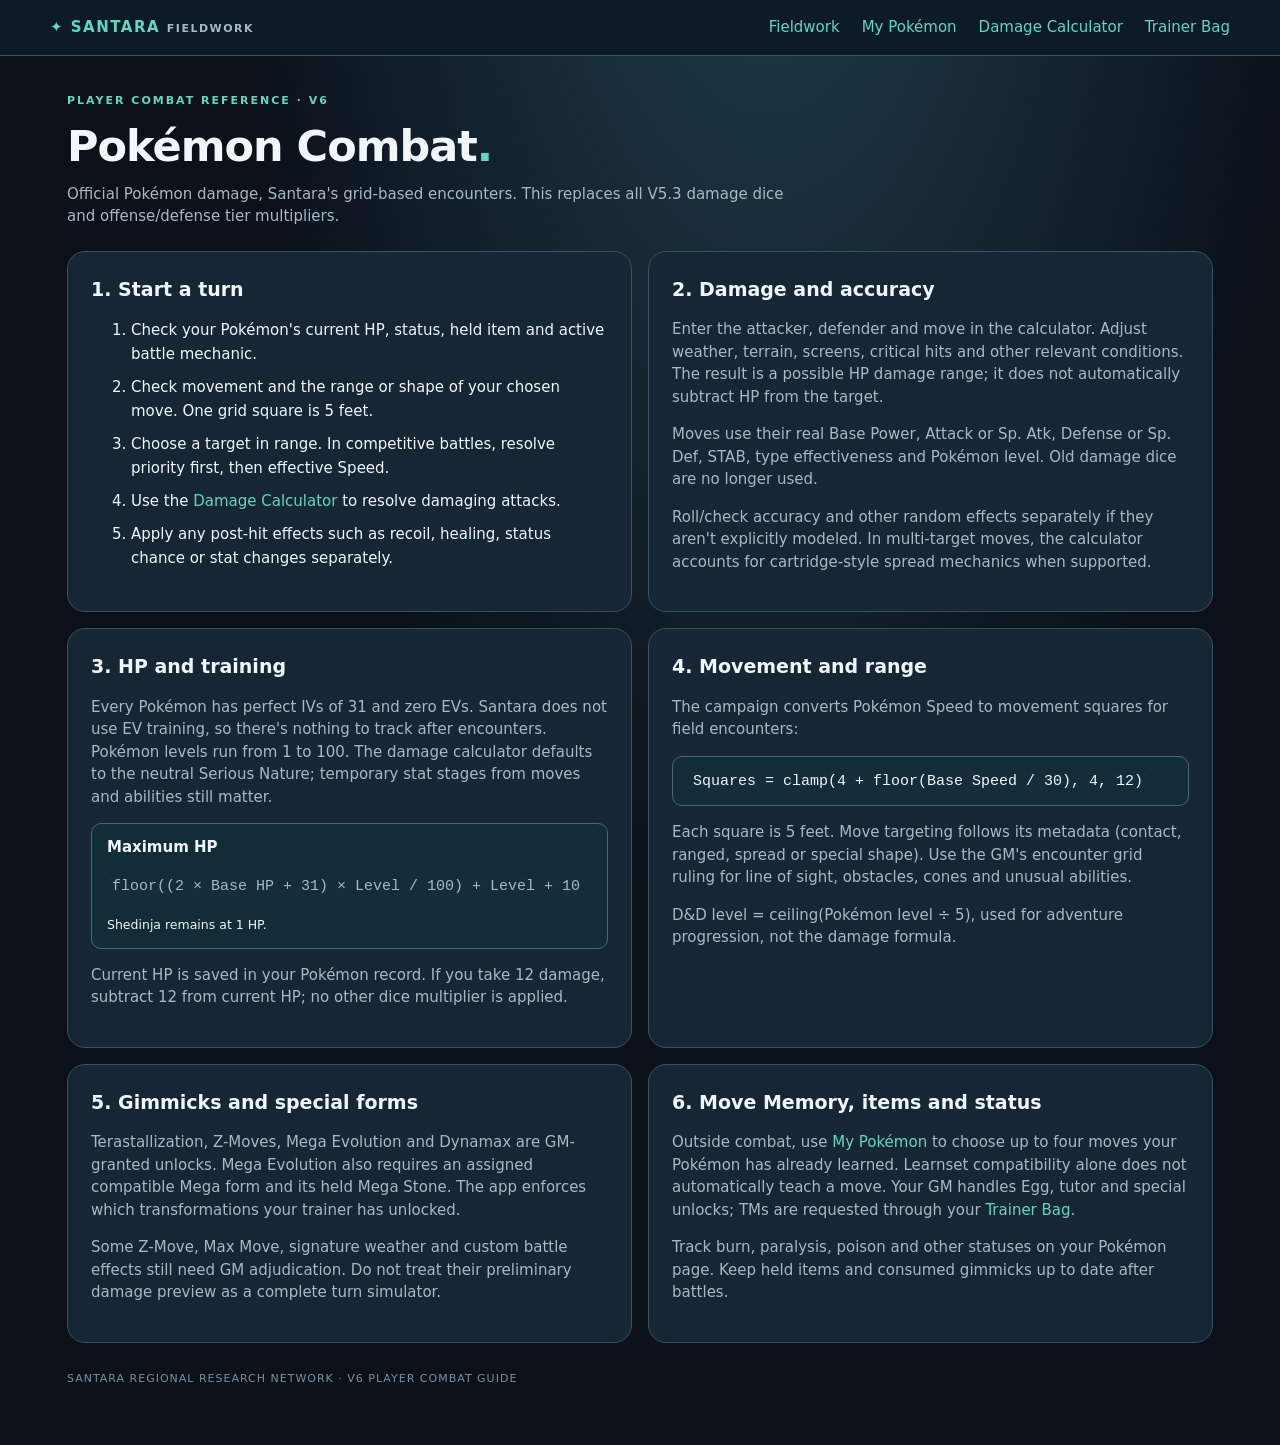
<file: combat-guide.html>
<!doctype html>
<html lang="en">
<head>
<meta charset="utf-8"><meta name="viewport" content="width=device-width,initial-scale=1">
<meta name="theme-color" content="#0b1019">
<title>V6 Combat Guide · Santara Fieldwork</title>
<link rel="stylesheet" href="./pokemon-party.css">
<style>
.combat-layout{display:grid;grid-template-columns:repeat(2,minmax(0,1fr));gap:16px;margin:18px 0}
.combat-layout .panel{margin:0}
.combat-layout h2{font-size:19px;margin:0 0 12px}
.combat-layout li{margin:9px 0;line-height:1.6}
.combat-layout code{background:#142d3b;border-radius:4px;padding:2px 5px}
.combat-formula{padding:12px 15px;background:#122d37;border:1px solid #456776;border-radius:10px;overflow-wrap:anywhere}
@media(max-width:790px){.combat-layout{grid-template-columns:1fr}}
</style>
</head>
<body>
<header class="bar"><a class="brand" href="./index.html">✦ SANTARA <span>FIELDWORK</span></a><nav><a href="./index.html">Fieldwork</a><a href="./pokemon-party.html">My Pokémon</a><a href="./damage-calculator.html">Damage Calculator</a><a href="./inventory.html">Trainer Bag</a></nav></header>
<main class="shell">
<section class="hero"><div><span class="eyebrow">PLAYER COMBAT REFERENCE · V6</span><h1>Pokémon Combat<span class="accent">.</span></h1><p>Official Pokémon damage, Santara's grid-based encounters. This replaces all V5.3 damage dice and offense/defense tier multipliers.</p></div></section>
<div class="combat-layout">
<section class="panel"><h2>1. Start a turn</h2><ol><li>Check your Pokémon's current HP, status, held item and active battle mechanic.</li><li>Check movement and the range or shape of your chosen move. One grid square is 5 feet.</li><li>Choose a target in range. In competitive battles, resolve priority first, then effective Speed.</li><li>Use the <a href="./damage-calculator.html">Damage Calculator</a> to resolve damaging attacks.</li><li>Apply any post-hit effects such as recoil, healing, status chance or stat changes separately.</li></ol></section>
<section class="panel"><h2>2. Damage and accuracy</h2><p>Enter the attacker, defender and move in the calculator. Adjust weather, terrain, screens, critical hits and other relevant conditions. The result is a possible HP damage range; it does not automatically subtract HP from the target.</p><p>Moves use their real Base Power, Attack or Sp. Atk, Defense or Sp. Def, STAB, type effectiveness and Pokémon level. Old damage dice are no longer used.</p><p>Roll/check accuracy and other random effects separately if they aren't explicitly modeled. In multi-target moves, the calculator accounts for cartridge-style spread mechanics when supported.</p></section>
<section class="panel"><h2>3. HP and training</h2><p>Every Pokémon has perfect IVs of 31 and zero EVs. Santara does not use EV training, so there's nothing to track after encounters. Pokémon levels run from 1 to 100. The damage calculator defaults to the neutral Serious Nature; temporary stat stages from moves and abilities still matter.</p><div class="combat-formula"><b>Maximum HP</b><p><code>floor((2 × Base HP + 31) × Level / 100) + Level + 10</code></p><small>Shedinja remains at 1 HP.</small></div><p>Current HP is saved in your Pokémon record. If you take 12 damage, subtract 12 from current HP; no other dice multiplier is applied.</p></section>
<section class="panel"><h2>4. Movement and range</h2><p>The campaign converts Pokémon Speed to movement squares for field encounters:</p><div class="combat-formula"><code>Squares = clamp(4 + floor(Base Speed / 30), 4, 12)</code></div><p>Each square is 5 feet. Move targeting follows its metadata (contact, ranged, spread or special shape). Use the GM's encounter grid ruling for line of sight, obstacles, cones and unusual abilities.</p><p>D&amp;D level = ceiling(Pokémon level ÷ 5), used for adventure progression, not the damage formula.</p></section>
<section class="panel"><h2>5. Gimmicks and special forms</h2><p>Terastallization, Z-Moves, Mega Evolution and Dynamax are GM-granted unlocks. Mega Evolution also requires an assigned compatible Mega form and its held Mega Stone. The app enforces which transformations your trainer has unlocked.</p><p>Some Z-Move, Max Move, signature weather and custom battle effects still need GM adjudication. Do not treat their preliminary damage preview as a complete turn simulator.</p></section>
<section class="panel"><h2>6. Move Memory, items and status</h2><p>Outside combat, use <a href="./pokemon-party.html">My Pokémon</a> to choose up to four moves your Pokémon has already learned. Learnset compatibility alone does not automatically teach a move. Your GM handles Egg, tutor and special unlocks; TMs are requested through your <a href="./inventory.html">Trainer Bag</a>.</p><p>Track burn, paralysis, poison and other statuses on your Pokémon page. Keep held items and consumed gimmicks up to date after battles.</p></section>
</div>
<footer>SANTARA REGIONAL RESEARCH NETWORK · V6 PLAYER COMBAT GUIDE</footer>
</main>
</body></html>
</file>
<file: pokemon-party.css>
:root{color-scheme:dark;--bg:#0b1019;--panel:#172635;--panel2:#1d3040;--edge:#365264;--text:#f0f6f9;--muted:#a6b9c4;--teal:#61d8bd;--gold:#f3ca81}
*{box-sizing:border-box}body{margin:0;background:radial-gradient(ellipse at 60% -20%,#214351 0%,transparent 50%),var(--bg);color:var(--text);font:15px/1.5 system-ui,-apple-system,"Segoe UI",sans-serif;min-height:100vh}button,input,select,textarea{font:inherit}button{cursor:pointer}button:disabled{opacity:.48;cursor:not-allowed}a{color:var(--teal);text-decoration:none}.bar{border-bottom:1px solid var(--edge);background:#0d1a27;padding:16px max(24px,calc((100vw - 1180px)/2));display:flex;justify-content:space-between;align-items:center;gap:20px}.brand{font-weight:850;letter-spacing:1.5px}.brand span{color:var(--muted);font-size:11px}.bar nav{display:flex;gap:22px}.shell{max-width:1190px;padding:32px 22px;margin:auto}.hero{display:flex;justify-content:space-between;gap:15px;align-items:center;margin-bottom:23px}.hero h1{font-size:clamp(30px,4vw,43px);letter-spacing:-1px;margin:4px 0}.hero p{color:var(--muted);margin:0;max-width:720px}.eyebrow{font-size:11px;font-weight:750;letter-spacing:2px;color:var(--teal)}.accent{color:var(--teal)}.chip,.tag{font-size:12px;padding:6px 11px;border:1px solid #517785;border-radius:999px;color:#c4e8e2;background:#183440}.chip{white-space:nowrap}.panel{background:var(--panel);border:1px solid var(--edge);border-radius:18px;padding:23px;margin-bottom:18px}.panel h2,.panel h3{margin:0 0 12px}.panel p{color:var(--muted)}.toolbar{display:flex;justify-content:space-between;align-items:center;gap:10px;margin-bottom:16px;flex-wrap:wrap}.toolbar h2{margin:0}.tabs{display:flex;gap:9px;flex-wrap:wrap}.btn{border:1px solid #4b7783;background:#23414b;color:var(--text);padding:9px 14px;border-radius:10px;font-weight:700}.btn:hover{border-color:var(--teal)}.btn.primary{color:#062821;background:var(--teal);border-color:var(--teal)}.btn.danger{color:#ffc4c2;border-color:#8b5a5a}.btn.small{padding:6px 10px;font-size:12px}.poke-grid{display:grid;grid-template-columns:repeat(3,minmax(0,1fr));gap:13px}.poke-card{border:1px solid #345467;background:linear-gradient(155deg,#1e3746,#132535);border-radius:16px;padding:16px;text-align:left;width:100%;color:var(--text);display:flex;gap:12px;align-items:center;min-width:0}.poke-card:hover{border-color:var(--teal)}.poke-art{width:96px;height:96px;object-fit:contain;flex-shrink:0}.poke-card .name{font-weight:800;font-size:17px}.poke-card .sub{font-size:12px;color:var(--muted)}.poke-info{flex:1;min-width:0}.hpbar{height:8px;border-radius:99px;background:#35485a;overflow:hidden;margin:9px 0 3px}.hpbar i{display:block;height:100%;background:#61ce96;border-radius:99px}.hpbar.low i{background:#e69d65}.hpbar.critical i{background:#de7878}.empty{border:1px dashed #4b6671;background:#132431;border-radius:15px;padding:31px;text-align:center;color:var(--muted)}.columns{display:grid;grid-template-columns:1fr 1fr;gap:17px}.stats-grid{display:grid;grid-template-columns:repeat(3,1fr);gap:10px}.stat{border:1px solid #3b5765;background:#102431;padding:14px;border-radius:12px}.stat b{display:block;font-size:24px}.stat small{color:var(--muted);font-size:11px}.detail-head{display:flex;gap:19px;align-items:center}.detail-head img{width:150px;height:150px;object-fit:contain}.detail-head h2{font-size:28px;margin:0}.detail-head p{margin:5px 0}.form-grid{display:grid;grid-template-columns:repeat(2,minmax(0,1fr));gap:13px}.field{display:flex;flex-direction:column;gap:5px;font-size:12px;color:var(--muted);font-weight:700}.field.full{grid-column:1/-1}input,select,textarea{background:#0d1d2c;color:white;padding:10px 12px;border:1px solid #416073;border-radius:10px;width:100%;min-width:0}textarea{resize:vertical;min-height:75px}.hint{font-size:12px;color:var(--muted)}.actions{display:flex;gap:9px;align-items:center;flex-wrap:wrap;margin-top:14px}.move-list{display:grid;grid-template-columns:1fr 1fr;gap:8px}.move{background:#233a48;border:1px solid #3e5867;border-radius:10px;padding:10px}.flag{font-size:12px;color:var(--gold)}#feedback{min-height:23px;color:var(--gold)}footer{margin:28px 0;color:#7493a2;font-size:11px;letter-spacing:1px}.hidden{display:none!important}@media(max-width:880px){.poke-grid{grid-template-columns:repeat(2,1fr)}.columns{grid-template-columns:1fr}}@media(max-width:620px){.bar,.hero{flex-direction:column;align-items:flex-start}.bar nav{flex-wrap:wrap}.poke-grid{grid-template-columns:1fr}.shell{padding:20px 13px}.panel{padding:16px}.detail-head img{width:110px;height:110px}.stats-grid{grid-template-columns:repeat(2,1fr)}.form-grid{grid-template-columns:1fr}.field.full{grid-column:auto}}

/* Requests and stat-import previews */
.entry{background:#112534;border:1px solid #36566a;border-radius:12px;padding:13px;margin:10px 0;overflow-wrap:anywhere}
.entry .hint{margin:7px 0}
#request-form .stats-grid{margin-top:7px}
#request-form .actions{grid-column:1/-1}
@media(max-width:620px){#request-form .actions{grid-column:auto}}

/* Independently searchable move slots and reusable custom definitions */
.move-fields{display:grid;grid-template-columns:repeat(2,minmax(0,1fr));gap:12px;margin:9px 0 14px}
.move-fields .field{min-width:0}
.move-fields input{width:100%}
.move p.hint{margin:7px 0 0;line-height:1.5}
@media(max-width:620px){.move-fields{grid-template-columns:1fr}}

/* Trainer progression switches and battle transformation controls */
.gimmick-grid{display:grid;grid-template-columns:repeat(2,minmax(0,1fr));gap:12px;margin:12px 0 18px}
.gimmick-tile{display:flex;flex-direction:column;gap:10px;background:#102835;border:1px solid #3e6373;border-radius:12px;padding:14px;min-width:0}
label.gimmick-tile{flex-direction:row;align-items:flex-start}
.gimmick-tile input[type=checkbox]{width:auto;min-width:18px;min-height:18px;margin-top:4px;accent-color:#5bdbbd}
.gimmick-tile small{display:block;color:#b7c5cf;font-size:12px;margin-top:5px}
.gimmick-tile .actions{margin-top:auto}.gimmick-tile button{align-self:flex-start}
.mega-entry{display:flex;align-items:center;flex-wrap:wrap;gap:10px;border:1px solid #3c5969;border-radius:10px;padding:11px;margin:9px 0}
.mega-entry .btn{margin-left:auto}.gimmick-tile .field{width:100%}
@media(max-width:720px){.gimmick-grid{grid-template-columns:1fr}}

/* V5.3 GM editor progression preview */
#v53-level-preview{grid-column:1/-1;border-left:3px solid var(--teal);padding:9px 13px;background:#15313a;border-radius:8px;margin:0}

/* V5.3 grid combat: readable move classes and custom move trait selection. */
.move-classifications{display:flex;flex-wrap:wrap;align-items:center;gap:6px;margin:8px 0}
.move-class{font-size:11px;font-weight:700;line-height:1.4;letter-spacing:.02em;color:#c7e9e4;background:#173540;border:1px solid #39616c;border-radius:7px;padding:4px 7px}
.trait-choices{display:grid;grid-template-columns:repeat(auto-fit,minmax(140px,1fr));gap:8px;padding:11px;border:1px solid #345467;background:#0d2030;border-radius:12px}
.trait-choices label{display:flex;gap:7px;align-items:center;color:var(--text);font-size:13px;font-weight:500}
.trait-choices input{margin:0;width:17px;height:17px}

/* Player Move Memory + GM move permissions */
.memory-move-list{display:flex;flex-direction:column;gap:8px;margin:12px 0 20px}
.memory-move-row{display:flex;align-items:center;justify-content:space-between;gap:12px;flex-wrap:wrap;border:1px solid #385766;border-radius:11px;padding:10px 12px;background:#112937}
.memory-move-row b{font-size:14px}
.memory-move-row .hint{font-weight:500;font-size:12px}
.memory-gm-panel{background:#112e39;border:1px solid #39707a;border-radius:14px;padding:16px;margin-top:20px}
.memory-gm-panel h3{margin-bottom:8px}
#memory-slots-form{margin:16px 0 24px}
#memory-slots-form .actions,.memory-gm-panel .actions{grid-column:1/-1;display:flex;flex-wrap:wrap;gap:8px}
@media(max-width:650px){.memory-move-row{align-items:flex-start}}

.memory-locked-list{display:flex;flex-wrap:wrap;gap:7px;margin-bottom:20px}
.memory-locked-item{display:flex;flex-direction:column;gap:2px;padding:7px 10px;color:var(--text);background:#172b38;border:1px dashed #466273;border-radius:9px;font-size:12px}
.memory-locked-item small{color:var(--muted);font-size:10px}


/* Gigantamax artwork reference in the Pokémon customization editor.
   Preview-only: expanding the image never changes battle gimmicks or Firestore. */
.gmax-customization-preview{min-width:0}
.gmax-artwork{overflow:hidden;border:1px solid #715a79;border-radius:15px;background:linear-gradient(120deg,#251d39,#192d3c 75%);color:var(--text)}
.gmax-artwork summary{list-style:none;display:flex;align-items:center;gap:13px;min-height:90px;padding:10px 13px;cursor:pointer}
.gmax-artwork summary::-webkit-details-marker{display:none}
.gmax-artwork summary:focus-visible{outline:2px solid var(--teal);outline-offset:-3px}
.gmax-artwork summary:hover{background:#ffffff08}
.gmax-artwork-thumbnail{display:grid;place-items:center;flex:none;width:74px;height:74px;border:1px solid #785b79;border-radius:12px;background:#1a2535;overflow:hidden}
.gmax-artwork-thumbnail img{display:block;width:100%;height:100%;object-fit:contain}
.gmax-artwork-heading{display:flex;flex-direction:column;gap:3px;min-width:0}
.gmax-artwork-heading b{font-size:14px;color:#ffe3f2}
.gmax-artwork-heading small{font-size:12px;color:#b8c8d4;font-weight:500;line-height:1.4}
.gmax-artwork-expand{font-size:23px;line-height:1;margin-left:auto;color:#ddb4d9;transition:transform .16s ease}
.gmax-artwork[open] .gmax-artwork-expand{transform:rotate(180deg)}
.gmax-artwork-comparison{display:grid;grid-template-columns:repeat(2,minmax(0,1fr));gap:12px;padding:0 13px 12px}
.gmax-artwork-comparison figure{margin:0;min-width:0;border:1px solid #496072;border-radius:12px;background:#102331;overflow:hidden}
.gmax-artwork-canvas{display:grid;place-items:center;height:210px;padding:10px;background:radial-gradient(circle at 50% 55%,#2e4354,#102331 70%)}
.gmax-artwork-canvas img,.gmax-artwork-canvas .poke-art{display:block;width:100%;height:100%;object-fit:contain}
.gmax-artwork-comparison figcaption{padding:9px 8px;text-align:center;font-size:12px;font-weight:700;color:#d9e8f1}
.gmax-artwork p.hint{padding:0 15px 12px;margin:0;font-weight:500}
@media(max-width:620px){
 .gmax-artwork summary{gap:9px;padding:9px}
 .gmax-artwork-thumbnail{width:58px;height:58px}
 .gmax-artwork-heading b{font-size:12px}
 .gmax-artwork-heading small{font-size:11px}
 .gmax-artwork-comparison{gap:8px;padding:0 9px 10px}
 .gmax-artwork-canvas{height:150px;padding:6px}
 .gmax-artwork-comparison figcaption{font-size:11px}
}


/* Trainer-owned Pokémon leveling, independent of cosmetic customization. */
.pokemon-level-form{display:grid;grid-template-columns:minmax(150px,230px) minmax(180px,1fr) auto;
 align-items:end;gap:12px;padding:15px;margin:0 0 19px;border-radius:12px;
 background:#102b35;border:1px solid #3a7670}
.pokemon-level-form .field{min-width:0}
.pokemon-level-preview{margin:0;align-self:center;line-height:1.55;color:#c4f2e4}
.pokemon-level-form .btn{white-space:nowrap;align-self:end}
.pokemon-level-help{grid-column:1/-1;margin:0;line-height:1.45}
@media(max-width:800px){
 .pokemon-level-form{grid-template-columns:repeat(2,minmax(0,1fr))}
 .pokemon-level-preview{grid-column:1/-1;grid-row:2}
 .pokemon-level-form .btn{justify-self:start}
}
@media(max-width:480px){
 .pokemon-level-form{grid-template-columns:1fr}
 .pokemon-level-preview{grid-column:auto;grid-row:auto}
 .pokemon-level-form .btn{width:100%}
}


/* Shared Trainer Training Points, per-Pokémon Champions-style Stat Points. */
.training-overview{display:flex;justify-content:space-between;align-items:center;gap:16px;flex-wrap:wrap}
.training-overview>div{flex:1;min-width:220px}
.training-overview .eyebrow{display:block;margin-bottom:7px}
.training-overview h3{margin:0 0 6px}
.training-overview .hint{margin:6px 0;line-height:1.5}
.training-award-form{display:flex;align-items:flex-end;gap:9px;flex-wrap:wrap}
.training-award-form .field{width:118px}
.training-award-form button{white-space:nowrap}
.stat-points-section{margin:20px 0 4px;padding:15px;background:#122b36;border:1px solid #3d736c;border-radius:12px}
.stat-points-heading{display:flex;justify-content:space-between;align-items:center;gap:12px;flex-wrap:wrap}
.stat-points-heading h4{margin:0;font-size:17px}
.stat-points-section>.hint{margin:10px 0 16px;line-height:1.5}
.stat-point-grid{display:grid;grid-template-columns:repeat(3,minmax(0,1fr));gap:12px;grid-column:1/-1}
.sp-field small{font-size:10px;color:#9eb9c0}
#pokemon-sp-form .actions,#pokemon-sp-form #pokemon-sp-preview{grid-column:1/-1}
#pokemon-sp-preview{margin:0;line-height:1.5;color:#bbe2d9}
@media(max-width:650px){.stat-point-grid{grid-template-columns:repeat(2,minmax(0,1fr))}.training-overview{align-items:flex-start}}


/* View-only field initiative based on Nature, SP, form and effective Speed. */
.initiative-card-line{display:block;margin-top:6px;color:#baf1e3;font-size:12px;line-height:1.35}
.initiative-card-line b{font-size:12px;font-weight:800}
.initiative-card-line small{font-weight:500;color:#a1bac4}
.field-initiative-panel{background:linear-gradient(125deg,#102e37,#17283c);border:1px solid #447c7c;border-radius:12px;padding:15px;margin:15px 0}
.field-initiative-top{display:flex;justify-content:space-between;gap:13px;align-items:center;flex-wrap:wrap}
.field-initiative-top h4{font-size:21px;font-weight:700;margin:3px 0 3px}
.field-initiative-top h4 strong{color:#86e8cc;font-size:25px}
.field-initiative-top .hint{margin:5px 0}
.field-initiative-options{border-top:1px solid #315b66;margin-top:12px;padding-top:11px}
.field-initiative-options summary{cursor:pointer;font-size:12px;color:#baf1e3;font-weight:750}
.field-initiative-options summary:hover{color:#e6fff6}
.field-initiative-controls{display:flex;align-items:end;gap:12px;flex-wrap:wrap;margin:12px 0}
.field-initiative-controls .field{min-width:90px;max-width:140px}
.initiative-check{display:flex;align-items:center;gap:7px;padding:8px 10px;border:1px solid #3b6570;border-radius:9px;min-height:39px;font-size:12px;cursor:pointer}
.initiative-check input{width:16px;height:16px;margin:0;accent-color:#61d8bd}
.field-initiative-footnote{font-size:11px;line-height:1.5;margin:11px 0 0;color:#b8cdd4}
@media(max-width:620px){
 .field-initiative-panel{padding:11px}
 .field-initiative-top h4{font-size:19px}
 .field-initiative-top h4 strong{font-size:23px}
}
</file>
